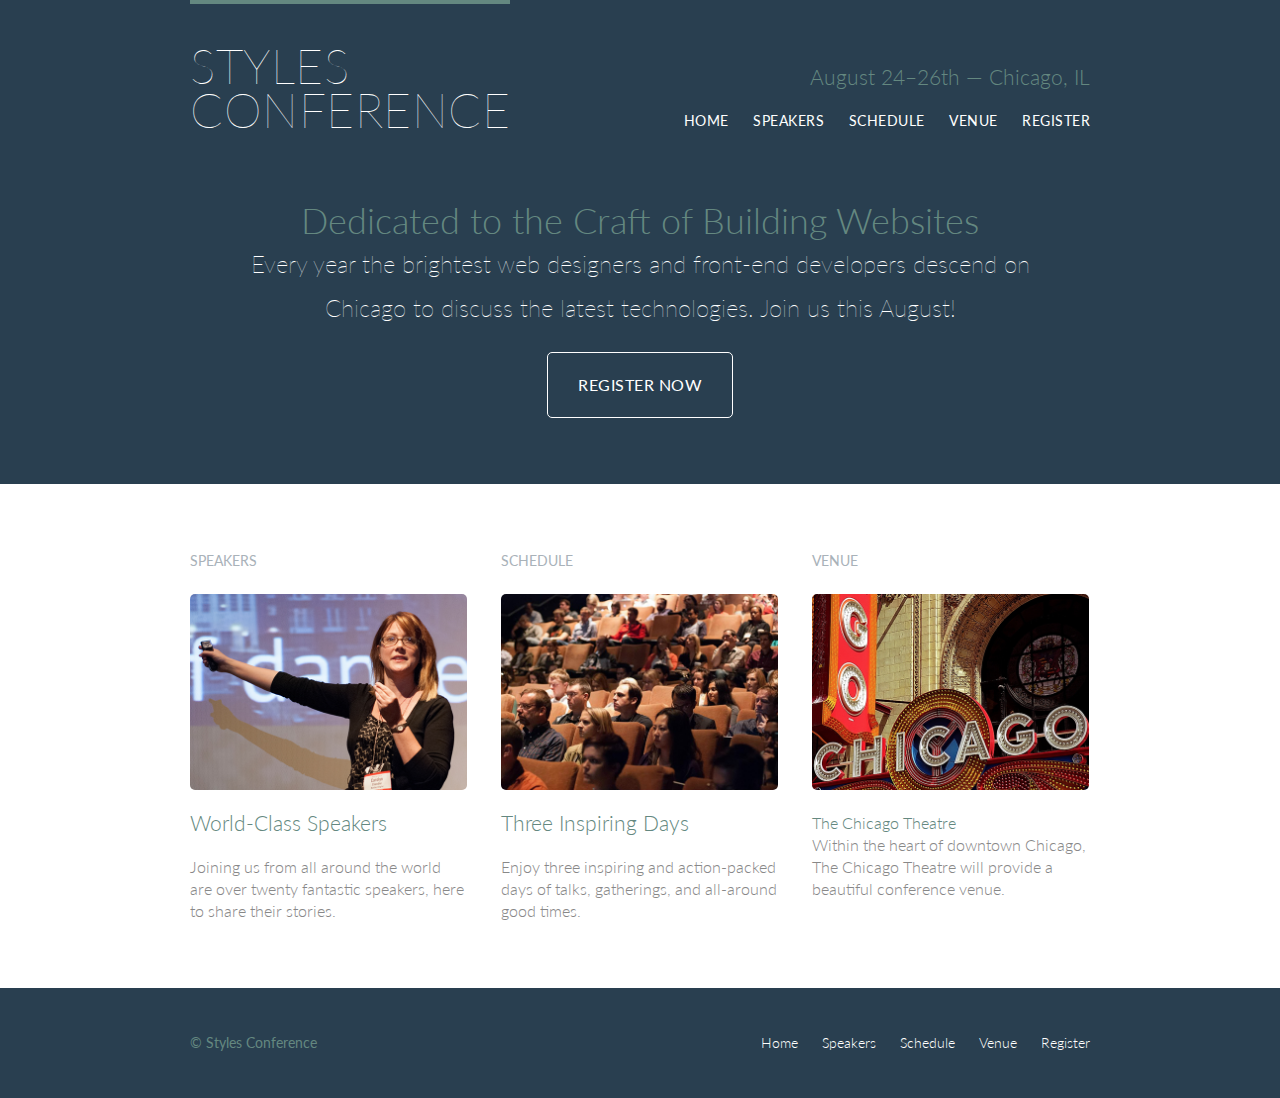
<file: index.html>
<!DOCTYPE html>
<html lang="en">

<head>
    <meta charset="utf-8">
    <title>Styles Conference</title>
    <link rel="stylesheet" href="assets/stylesheets/main.css">
    <link href="https://fonts.googleapis.com/css2?family=Lato:wght@100;300;400&display=swap" rel="stylesheet">

</head>

<body>
    <header class="primary-header container group">
        <h1 class="logo">
            <a href="index.html">Styles <br> Conference</a>
        </h1>
        <h3 class="tagline">August 24&ndash;26th &mdash; Chicago, IL</h3>
        <nav class="nav primary-nav">
            <ul>
                <li><a href="index.html">Home</a></li>
                <!--
                -->
                <li><a href="speakers.html">Speakers</a></li>
                <!--                    
                -->
                <li><a href="schedule.html">Schedule</a></li>
                <!--                    
                -->
                <li><a href="venue.html">Venue</a></li>
                <!--
                -->
                <li><a href="register.html">Register</a></li>
            </ul>
        </nav>
    </header>
    <section class="hero container">
        <h2>Dedicated to the Craft of Building Websites</h2>
        <p>Every year the brightest web designers and front-end developers descend on Chicago to discuss the latest
            technologies. Join us this August!</p>
        <a class="btn btn-alt" href="register.html">Register Now</a>
    </section>
    <section class="row">
        <div class="grid">
            <!-- Speakers -->
            <section class="teaser col-1-3">
                <h5>Speakers</h5>
                <a href="speakers.html">
                    <img src="assets/images/home/speakers.jpg" alt="Professional Speaker">
                    <h3>World-Class Speakers</h3>
                </a>
                <p>Joining us from all around the world are over twenty fantastic speakers, here to share their stories.
                </p>
            </section>
            <!--
        
        Schedule    
            
        -->
            <section class="teaser col-1-3">
                <h5>Schedule</h5>
                <a href="schedule.html">
                    <img src="assets/images/home/schedule.jpg" alt="Crowd in theather">
                    <h3>Three Inspiring Days</h3>
                </a>
                <p>Enjoy three inspiring and action-packed days of talks, gatherings, and all-around good times.</p>
            </section>
            <!--
            
        Venue

        -->
            <section class="teaser col-1-3">
                <h5>Venue</h5>
                <a href="venue.html">
                    <img src="assets/images/home/venue.jpg" alt="Veune Chicago building"
                    <h3>The Chicago Theatre</h3>
                </a>
                <p>Within the heart of downtown Chicago, The Chicago Theatre will provide a beautiful conference venue.
                </p>
            </section>
        </div>
    </section>
    <footer class="primary-footer container group">
        <small>&copy; Styles Conference</small>
        <nav class="nav">
            <ul>
                <li><a href="index.html">Home</a></li>
                <!--
                -->
                <li><a href="speakers.html">Speakers</a></li>
                <!--                    
                -->
                <li><a href="schedule.html">Schedule</a></li>
                <!--                    
                -->
                <li><a href="venue.html">Venue</a></li>
                <!--
                -->
                <li><a href="register.html">Register</a></li>
            </ul>
        </nav>
    </footer>
</body>

</html>
</file>
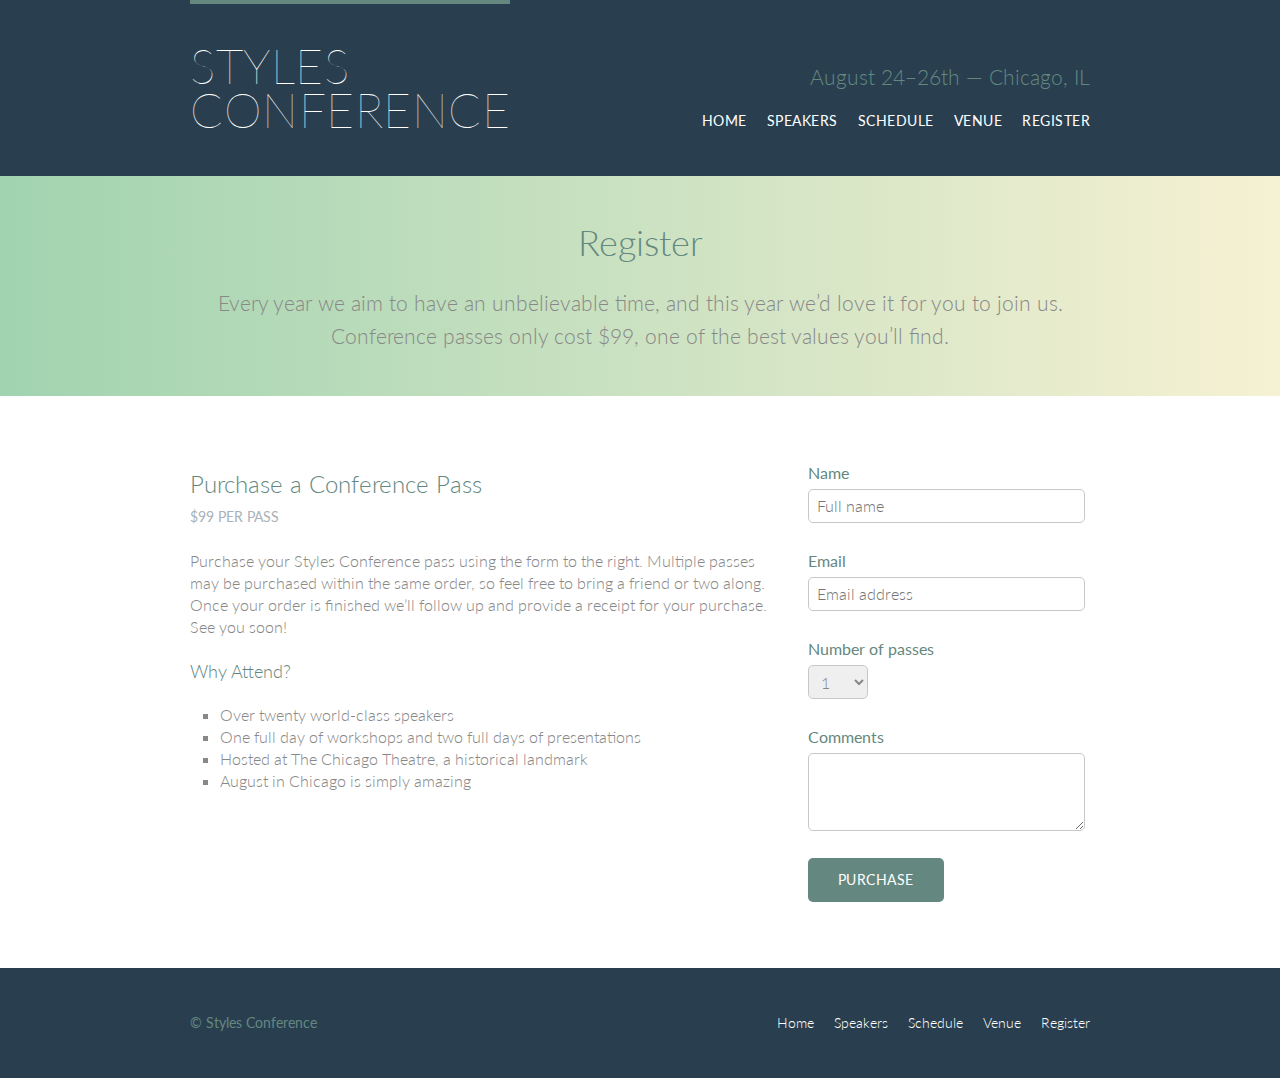
<file: register.html>
<!DOCTYPE html>
<html lang="en">

<head>
    <meta charset="utf-8">
    <title>Styles Conference</title>
    <link rel="stylesheet" href="assets/stylesheets/main.css">
    <link href="https://fonts.googleapis.com/css2?family=Lato:wght@100;300;400&display=swap" rel="stylesheet">

</head>

<body>
    <header class="primary-header container group">
        <h1 class="logo">
            <a href="index.html">Styles <br> Conference</a>
        </h1>
        <h3 class="tagline">August 24&ndash;26th &mdash; Chicago, IL</h3>
        <nav class="nav primary-nav">
            <ul>
                <li><a href="index.html">Home</a></li><!--
                --><li><a href="speakers.html">Speakers</a></li><!--                    
                --><li><a href="schedule.html">Schedule</a></li><!--                    
                --><li><a href="venue.html">Venue</a></li><!--
                --><li><a href="register.html">Register</a></li>
            </ul>
        </nav>
    </header>
    <section class="row-alt">
        <div class="lead container">
            <h1>Register</h1>
            <p>Every year we aim to have an unbelievable time, and this year we’d love it for you to join us. Conference
                passes only cost $99, one of the best values you’ll find.</p>
        </div>
    </section>
    <section class="row">
        <div class="grid">
            <section class="col-2-3">
                <h2>Purchase a Conference Pass</h2>
                <h5>$99 per Pass</h5>              
                <p>Purchase your Styles Conference pass using the form to the right. Multiple passes may be purchased within the same order, so feel free to bring a friend or two along. Once your order is finished we&#8217;ll follow up and provide a receipt for your purchase. See you soon!</p>              
                <h4>Why Attend?</h4>              
                <ul class="why-attend">
                    <li>Over twenty world-class speakers</li>
                    <li>One full day of workshops and two full days of presentations</li>
                    <li>Hosted at The Chicago Theatre, a historical landmark</li>
                    <li>August in Chicago is simply amazing</li>
                </ul>       
            </section>
            <form class="col-1-3" action="#" method="post">
                <fieldset class="register-group">
                    <label>
                        Name
                        <input type="text" name="name" placeholder="Full name" required>
                    </label>
                    <label>
                        Email
                        <input type="email" name="email" placeholder="Email address" required>
                    </label>
                    <label>
                        Number of passes
                        <select name="quantity" required>
                            <option value="1" selected>1</option>
                            <option value="2">2</option>
                            <option value="3">3</option>
                            <option value="4">4</option>
                            <option value="5">5</option>
                        </select>
                    </label>
                    <label>
                        Comments
                        <textarea name="comments"></textarea>
                    </label>
                </fieldset>
                <input class="btn btn-default" type="submit" name="submit" value="Purchase">
            </form>
        </div>
    </section>

    <footer class="primary-footer container group">
        <small>&copy; Styles Conference</small>
        <nav class="nav">
            <ul>
                <li><a href="index.html">Home</a></li><!--
                --><li><a href="speakers.html">Speakers</a></li><!--                    
                --><li><a href="schedule.html">Schedule</a></li><!--                    
                --><li><a href="venue.html">Venue</a></li><!--
                --><li><a href="register.html">Register</a></li>
            </ul>
        </nav>
    </footer>
</body>

</html>
</file>
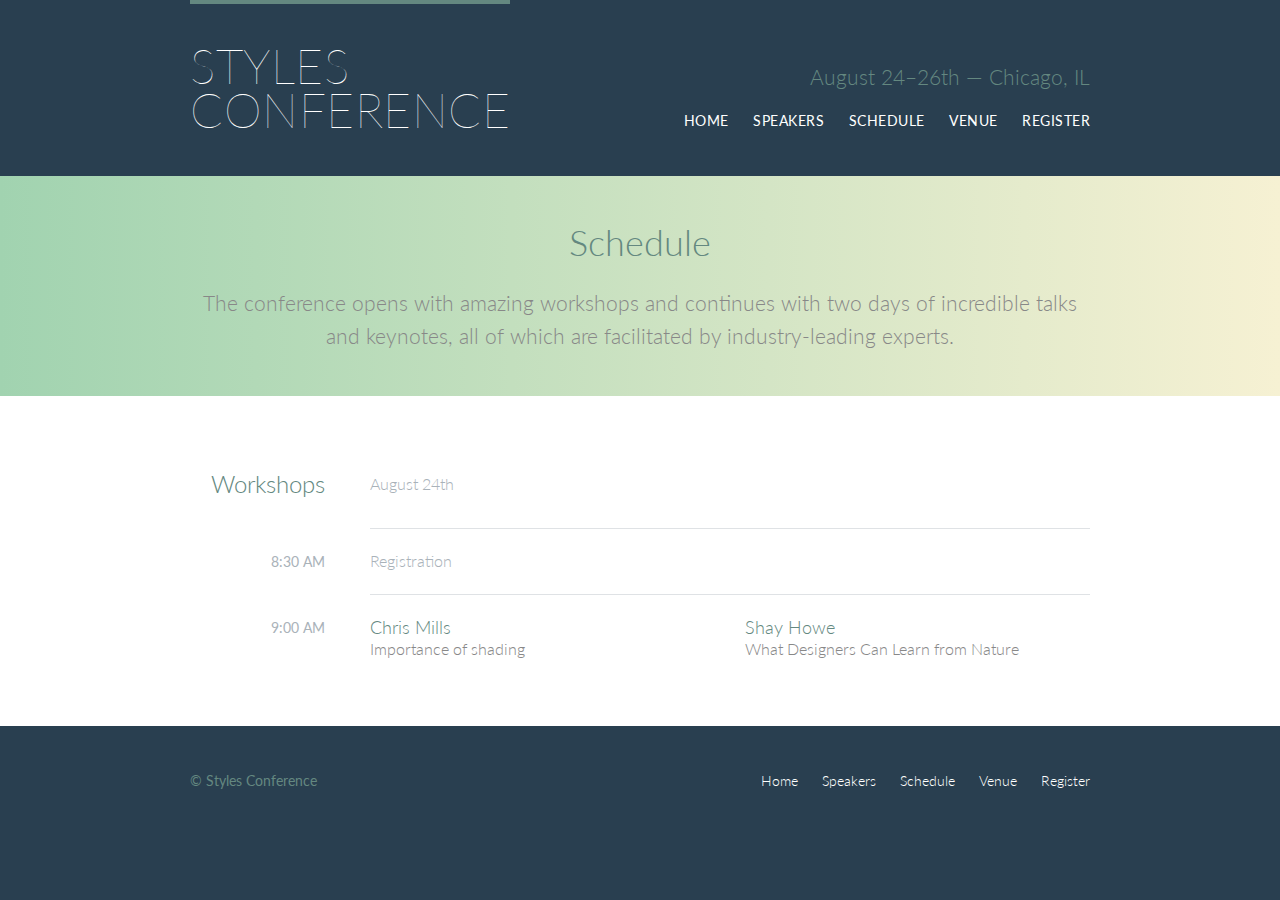
<file: schedule.html>
<!DOCTYPE html>
<html lang="en">

<head>
    <meta charset="utf-8">
    <title>Styles Conference</title>
    <link rel="stylesheet" href="assets/stylesheets/main.css">
    <link href="https://fonts.googleapis.com/css2?family=Lato:wght@100;300;400&display=swap" rel="stylesheet">

</head>

<body>
    <header class="primary-header container group">
        <h1 class="logo">
            <a href="index.html">Styles <br> Conference</a>
        </h1>
        <h3 class="tagline">August 24&ndash;26th &mdash; Chicago, IL</h3>
        <nav class="nav primary-nav">
            <ul>
                <li><a href="index.html">Home</a></li>
                <!--
                -->
                <li><a href="speakers.html">Speakers</a></li>
                <!--                    
                -->
                <li><a href="schedule.html">Schedule</a></li>
                <!--                    
                -->
                <li><a href="venue.html">Venue</a></li>
                <!--
                -->
                <li><a href="register.html">Register</a></li>
            </ul>
        </nav>
    </header>
    <section class="row-alt">
        <div class="lead container">
            <h1>Schedule</h1>
            <p>The conference opens with amazing workshops and continues with two days of incredible talks and keynotes,
                all of which are facilitated by industry-leading experts.</p>
        </div>
    </section>
    <section class="row">
        <div class="container">
            <table>
                <thead>
                    <tr>
                        <th scope="row">
                            Workshops
                        </th>
                        <td class="schedule-offset" colspan="2">
                            August 24th
                        </td>
                    </tr>
                </thead>
                <tbody>
                    <tr>
                        <th scope="row">
                            <time datetime="08:30:00">8:30 AM</time>
                        </th>
                        <td class="schedule-offset" colspan="2">
                            Registration
                        </td>
                    </tr>
                    <tr>
                        <th scope="row">
                            <time datetime="09:00:00">9:00 AM</time>
                        </th>
                        <td>
                            <a href="speakers.html#chris-mills">
                                <h4>Chris Mills</h4>
                                Importance of shading
                            </a>
                        </td>
                        <td>
                            <a href="speakers.html#shay-howe">
                                <h4>Shay Howe</h4>
                                What Designers Can Learn from Nature
                            </a>
                        </td>
                    </tr>
                </tbody>
            </table>
        </div>
    </section>
    <footer class="primary-footer container group">
        <small>&copy; Styles Conference</small>
        <nav class="nav">
            <ul>
                <li><a href="index.html">Home</a></li>
                <!--
                -->
                <li><a href="speakers.html">Speakers</a></li>
                <!--                    
                -->
                <li><a href="schedule.html">Schedule</a></li>
                <!--                    
                -->
                <li><a href="venue.html">Venue</a></li>
                <!--
                -->
                <li><a href="register.html">Register</a></li>
            </ul>
        </nav>
    </footer>
</body>

</html>
</file>
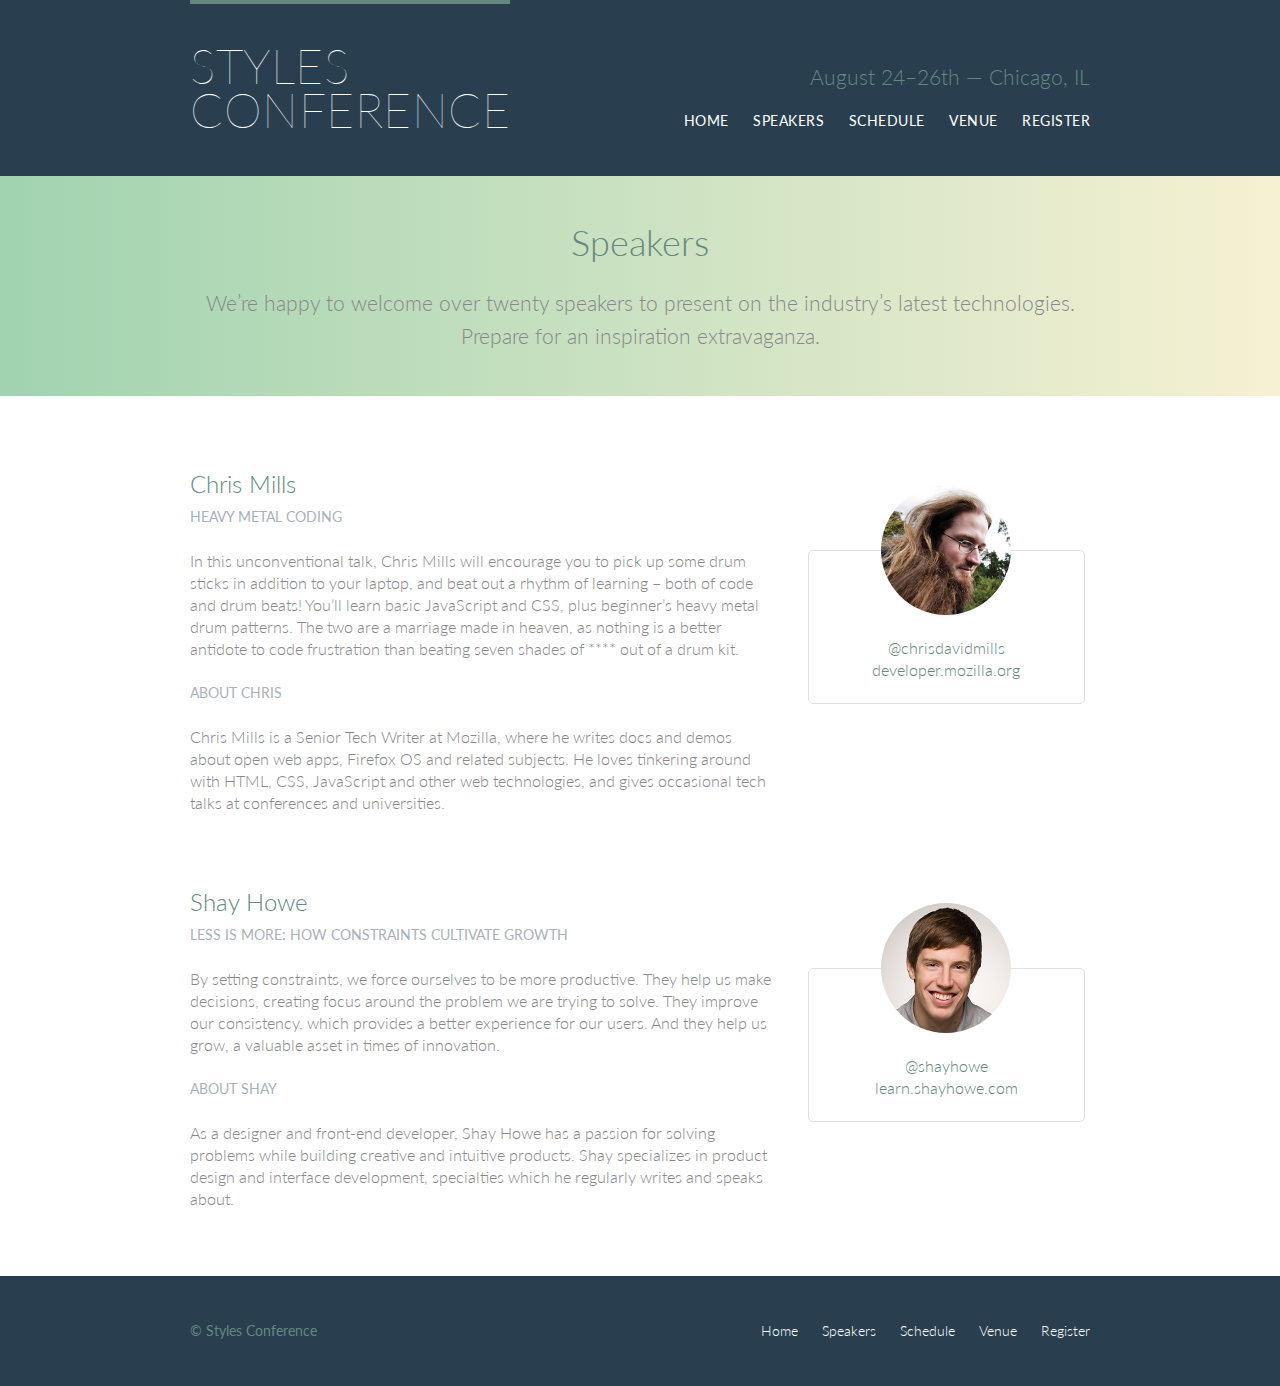
<file: speakers.html>
<!DOCTYPE html>
<html lang="en">

<head>
    <meta charset="utf-8">
    <title>Styles Conference</title>
    <link rel="stylesheet" href="assets/stylesheets/main.css">
    <link href="https://fonts.googleapis.com/css2?family=Lato:wght@100;300;400&display=swap" rel="stylesheet">

</head>

<body>
    <header class="primary-header container group">
        <h1 class="logo">
            <a href="index.html">Styles <br> Conference</a>
        </h1>
        <h3 class="tagline">August 24&ndash;26th &mdash; Chicago, IL</h3>
        <nav class="nav primary-nav">
            <ul>
                <li><a href="index.html">Home</a></li>
                <!--
                -->
                <li><a href="speakers.html">Speakers</a></li>
                <!--                    
                -->
                <li><a href="schedule.html">Schedule</a></li>
                <!--                    
                -->
                <li><a href="venue.html">Venue</a></li>
                <!--
                -->
                <li><a href="register.html">Register</a></li>
            </ul>
        </nav>
    </header>
    <section class="row-alt">
        <div class="lead container">
            <h1>Speakers</h1>
            <p>We’re happy to welcome over twenty speakers to present on the industry’s latest technologies. Prepare for
                an inspiration extravaganza.</p>
        </div>
    </section>
    <section class="row">
        <div class="grid">
            <section class="speaker" id="chris-mills">
                <div class="col-2-3">
                    <h2>Chris Mills</h2>
                    <h5>Heavy Metal Coding</h5>
                    <p>In this unconventional talk, Chris Mills will encourage you to pick up some drum sticks in
                        addition to your laptop, and beat out a rhythm of learning – both of code and drum beats! You’ll
                        learn basic JavaScript and CSS, plus beginner’s heavy metal drum patterns. The two are a
                        marriage made in heaven, as nothing is a better antidote to code frustration than beating seven
                        shades of **** out of a drum kit.</p>
                    <h5>About Chris</h5>
                    <p>Chris Mills is a Senior Tech Writer at Mozilla, where he writes docs and demos about open web
                        apps, Firefox OS and related subjects. He loves tinkering around with HTML, CSS, JavaScript and
                        other web technologies, and gives occasional tech talks at conferences and universities.</p>
                </div>
                <!--

                -->
                <aside class="col-1-3">
                    <div class="speaker-info">
                        <img src="assets/images/speakers/chris-mills.jpg" alt="Chris Mills">
                        <ul>
                            <li><a href="https://twitter.com/chrisdavidmills">@chrisdavidmills</a></li>
                            <li><a href="https://developer.mozilla.org/">developer.mozilla.org</a></li>
                        </ul>
                    </div>
                </aside>
            </section>
            <section id="shay-howe">
                <div class="col-2-3">
                    <h2>Shay Howe</h2>
                    <h5>Less Is More: How Constraints Cultivate Growth</h5>
                    <p>By setting constraints, we force ourselves to be more productive. They help us make decisions,
                        creating focus around the problem we are trying to solve. They improve our consistency, which
                        provides a better experience for our users. And they help us grow, a valuable asset in times of
                        innovation.</p>
                    <h5>About Shay</h5>
                    <p>As a designer and front-end developer, Shay Howe has a passion for solving problems while
                        building creative and intuitive products. Shay specializes in product design and interface
                        development, specialties which he regularly writes and speaks about.</p>
                </div>
                <!--
                -->
                <aside class="col-1-3">
                    <div class="speaker-info">
                        <img src="assets/images/speakers/shay-howe.jpg" alt="Shay Howe">
                        <ul>
                            <li><a href="https://twitter.com/shayhowe">@shayhowe</a></li>
                            <li><a href="http://learn.shayhowe.com/">learn.shayhowe.com</a></li>
                        </ul>
                    </div>
                </aside>
            </section>
        </div>
    </section>
    <footer class="primary-footer container group">
        <small>&copy; Styles Conference</small>
        <nav class="nav">
            <ul>
                <li><a href="index.html">Home</a></li>
                <!--
                -->
                <li><a href="speakers.html">Speakers</a></li>
                <!--                    
                -->
                <li><a href="schedule.html">Schedule</a></li>
                <!--                    
                -->
                <li><a href="venue.html">Venue</a></li>
                <!--
                -->
                <li><a href="register.html">Register</a></li>
            </ul>
        </nav>
    </footer>
</body>

</html>
</file>
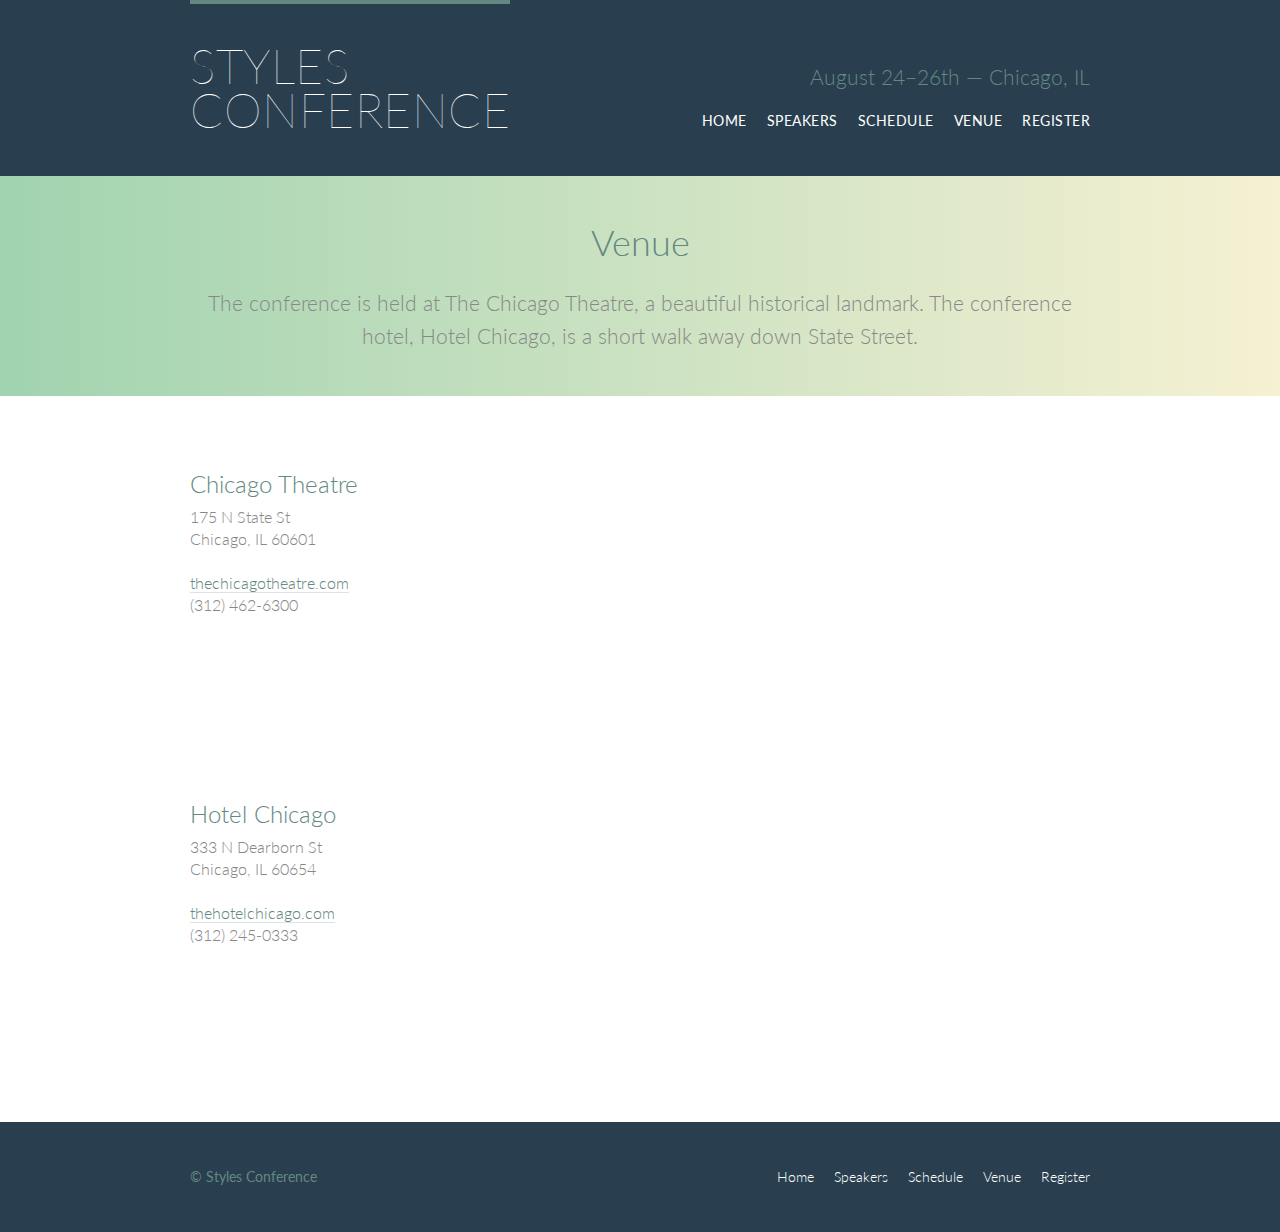
<file: venue.html>
<!DOCTYPE html>
<html lang="en">

<head>
    <meta charset="utf-8">
    <title>Styles Conference</title>
    <link rel="stylesheet" href="assets/stylesheets/main.css">
    <link href="https://fonts.googleapis.com/css2?family=Lato:wght@100;300;400&display=swap" rel="stylesheet">

</head>

<body>
    <header class="primary-header container group">
        <h1 class="logo">
            <a href="index.html">Styles <br> Conference</a>
        </h1>
        <h3 class="tagline">August 24&ndash;26th &mdash; Chicago, IL</h3>
        <nav class="nav primary-nav">
            <ul>
                <li><a href="index.html">Home</a></li><!--
                --><li><a href="speakers.html">Speakers</a></li><!--                    
                --><li><a href="schedule.html">Schedule</a></li><!--                    
                --><li><a href="venue.html">Venue</a></li><!--
                --><li><a href="register.html">Register</a></li>
            </ul>
        </nav>
    </header>
    <section class="row-alt">
        <div class="lead container">
            <h1>Venue</h1>
            <p>The conference is held at The Chicago Theatre, a beautiful historical landmark. The conference hotel,
                Hotel Chicago, is a short walk away down State Street.</p>
        </div>
    </section>
    <section class="row">
        <div class="grid">
            <section class="venue-theatre">
                <div class="col-1-3">
                    <h2>Chicago Theatre</h2>
                    <p>175 N State St <br> Chicago, IL 60601</p>
                    <p><a href="http://www.thechicagotheatre.com/">thechicagotheatre.com</a><br>(312) 462-6300</p>
                </div><!-- 
                --><iframe class="col-2-3" src="https://www.google.com/maps/embed?pb=!1m18!1m12!1m3!1d2970.3471181070527!2d-87.62969368410042!3d41.88539137922164!2m3!1f0!2f0!3f0!3m2!1i1024!2i768!4f13.1!3m3!1m2!1s0x880e2caff598f035%3A0xed6d5c288e9b5ad2!2s175%20N%20State%20St%2C%20Chicago%2C%20IL%2060601%2C%20Zdru%C5%BEene%20dr%C5%BEave%20Amerike!5e0!3m2!1ssl!2ssi!4v1587397701813!5m2!1ssl!2ssi" width="600" height="264" frameborder="0" style="border:0;" allowfullscreen="" aria-hidden="false" tabindex="0"></iframe>
            </section>
            <section class="venue-hotel">
                <div class="col-1-3">
                <h2>Hotel Chicago</h2>
                <p>333 N Dearborn St <br> Chicago, IL 60654</p>
                <p><a href="http://thehotelchicago.com/">thehotelchicago.com</a> <br> (312) 245-0333</p>
                </div><iframe class="venue-map col-2-3" src="https://www.google.com/maps/embed?pb=!1m5!3m3!1m2!1s0x880e2cb1da049173%3A0xa5c91d255a775f0b!2sHotel+Sax+Chicago%2C+North+Dearborn+Street%2C+Chicago%2C+IL!5e0!3m2!1sen!2sus!4v1388702493978"></iframe>
                </section>
        </div>
    </section>
    <footer class="primary-footer container group">
        <small>&copy; Styles Conference</small>
        <nav class="nav">
            <ul>
                <li><a href="index.html">Home</a></li><!--
                --><li><a href="speakers.html">Speakers</a></li><!--                    
                --><li><a href="schedule.html">Schedule</a></li><!--                    
                --><li><a href="venue.html">Venue</a></li><!--
                --><li><a href="register.html">Register</a></li>
            </ul>
        </nav>
    </footer>
</body>

</html>
</file>
<file: assets/stylesheets/main.css>
/* http://meyerweb.com/eric/tools/css/reset/ 
   v2.0 | 20110126
   License: none (public domain)
*/

html, body, div, span, applet, object, iframe,
h1, h2, h3, h4, h5, h6, p, blockquote, pre,
a, abbr, acronym, address, big, cite, code,
del, dfn, em, img, ins, kbd, q, s, samp,
small, strike, strong, sub, sup, tt, var,
b, u, i, center,
dl, dt, dd, ol, ul, li,
fieldset, form, label, legend,
table, caption, tbody, tfoot, thead, tr, th, td,
article, aside, canvas, details, embed, 
figure, figcaption, footer, header, hgroup, 
menu, nav, output, ruby, section, summary,
time, mark, audio, video {
	margin: 0;
	padding: 0;
	border: 0;
	font-size: 100%;
	font: inherit;
	vertical-align: baseline;
}
/* HTML5 display-role reset for older browsers */
article, aside, details, figcaption, figure, 
footer, header, hgroup, menu, nav, section {
	display: block;
}
body {
	line-height: 1;
}
ol, ul {
	list-style: none;
}
blockquote, q {
	quotes: none;
}
blockquote:before, blockquote:after,
q:before, q:after {
	content: '';
	content: none;
}
table {
	border-collapse: collapse;
	border-spacing: 0;
}

/* CUSTOM STYLES */

body {
	color: #888;
	font: 300 16px/22px  "Lato", "Open Sans", "Helvetica Neue", Helvetica, Arial, sans-serif;
	background: #293f50;
}

h1, h2, h3, h4 {
	color: #648880;
}

h1 {
	font-size: 36px;
	line-height: 44px;
}

h2 {
	font-size: 24px;
	line-height: 44px;
}

h3 {
	font-size: 21px;
}

h4 {
	font-size: 18px;
}

h5 {
	color: #a9b2b9;
	font-size: 14px;
	font-weight: 400;
	text-transform: uppercase;
}

strong {
	font-weight: 400;
}

cite, em {
	font-style: italic;
}

/* LINKS */

a:hover {
	color: #a9b2b9;
}

a {
	color: #648880;
	text-decoration: none;
}

.tagline {
	margin: 66px 0 22px 0;
	text-align: right;
}

.primary-nav {
	font-size: 14px;
	font-weight: 400;
	letter-spacing: .5px;
	text-transform: uppercase;
}

.teaser a:hover h3 {
	color: #a9b2b9;
}

p a {
	border-bottom: 1px solid #dfe2e5;
}

/* GRID */

*,
*:before,
*:after {
	-webkit-box-sizing: border-box;
	-moz-box-sizing: border-box;
	box-sizing: border-box;
}

.col-1-3 {
	width: 33%;
}

.col-2-3 {
	width: 66%;
}

.col-1-3,
.col-2-3 {
	display: inline-block;
	vertical-align: top;
}

.grid,
.col-1-3,
.col-2-3 {
	padding-left: 15px;
	padding-right: 15px;
}

/* CLEARFIX */

.group:before,
.group:after {
	content: "";
	display: table;
}
.group:after {
	clear: both;
}
.group {
	clear: both;
	*zoom: 1;
}

/* ROWS */

.row {
	background: #fff;
	padding: 66px 0 44px 0;
}

.row,
.row-alt {
	min-width: 960px;
}

.row-alt {
	background: #cbe2c1;
	background: -webkit-linear-gradient(to right, #a1d3b0, #f6f1d3);
	background: -moz-linear-gradient(to right, #a1d3b0, #f6f1d3);
	background: linear-gradient(to right, #a1d3b0, #f6f1d3);
	padding: 44px 0 22px 0;

}

/* UNIVERSAL */

.container,
.grid {
	width: 960px;
	margin: 0 auto;
}

.container {
	padding-left: 30px;
	padding-right: 30px;
}

/* TYPOGRAPHY */

h1, h3, h4, h5, p {
	margin-bottom: 22px;
}

/* LEADS */

.lead {
	text-align: center;
}

.lead p {
	font-size: 21px;
	line-height: 33px;
}

/* BUTTONS */

.btn {
	border-radius: 5px;
	display: inline-block;
	margin: 0;
	color: #fff;
	cursor: pointer;
	font-weight: 400;
	letter-spacing: .5px;
	text-transform: uppercase;
}

.btn-alt {
	border: 1px solid #fff;
	padding: 10px 30px;
}

.btn-alt:hover {
	background: #fff;
	color: #648880;
}

.btn-default {
	border: 0;
	background: #648880;
	padding: 11px 30px;
	font-size: 14px;
}

.btn-default:hover {
	background: #77a198;
}

/* HOME */

.hero {
	color: #fff;
	line-height: 44px;
	padding: 22px 80px 66px 80px;
	text-align: center;
}
	

.hero h2 {
	font-size: 36px;
}

.hero p {
	font-size: 24px;
	font-weight: 100;
}

.logo {
	float: left;
	border-top: 4px solid #648880;
	padding: 40px 0 22px 0;
	font-size: 48px;
	line-height: 44px;
	font-weight: 100;
	text-transform: uppercase;
	letter-spacing: .5px;
}

/* PRIMARY */

.primary-header a,
.primary-footer a {
	color: #fff;
}

.primary-header a:hover,
.primary-footer a:hover {
	color: #648880
}


.primary-footer {
	color: #648880;
	font-size: 14px;
	padding-top: 44px;
	padding-bottom: 44px;

}

.primary-footer small {
	float: left;
	font-weight: 400;
}

/* NAVIGATION */

.nav {
	text-align: right;
}

.nav li {
	display: inline-block;
	margin: 0px 10px;
	vertical-align: top;
}

.nav li:last-child {
	margin-right: 0;
}

/* SPEAKERS */

.speaker-info {
	border: 1px solid #dfe2e5;
	border-radius: 5px;
	margin-top: 88px;
	padding-bottom: 22px;
	text-align: center;
}

.speaker {
	margin-bottom: 44px;
}

/* IMAGES */

.teaser img {
	display: block;
	max-width: 100%;
	border-radius: 5px;
	margin-bottom: 22px;
}

.speaker-info img {
	height: 130px;
	vertical-align: top;
	border-radius: 50%;
	margin: -66px 0 22px 0;
}

/* VENUE */

.venue-theatre {
	margin-bottom: 66px;
}

.venue-hotel {
	margin-bottom: 22px;
}

.venue-map {
	height: 264px;
}

/* REGISTER */

.why-attend {
	list-style: square;
	margin: 0 0 22px 30px;
}

form {
	margin-bottom: 22px;
}

input,
select,
textarea {
	font: 300 16px/22px "Lato", "Open Sans", "Helvetica Neue", Helvetica, Arial, sans-serif;
}

.register-group label {
	color: #648880;
	cursor: pointer;
	font-weight: 400;
}

.register-group input,
.register-group select,
.register-group textarea {
	border: 1px solid #c6c9cc;
	border-radius: 5px;
	color: #888;
	display: block;
	margin: 5px 0 27px 0;
	padding: 5px 8px;
}

.register-group input,
.register-group textarea {
	width: 100%;
}

.register-group select {
	height: 34px;
	width: 60px;
}

.register-group textarea {
	height: 78px;
}

/* SCHEDULE */

table {
	margin-bottom: 44px;
	width: 100%;
}

table:last-child {
	margin-bottom: 0;
}

th,
td {
	padding-bottom: 22px;
	vertical-align: top;

}

th {
	padding-right: 45px;
	text-align: right;
	width: 20%;
}

td {
	width: 40%;
}

thead {
	line-height: 44px;
}

thead th {
	color: #648880;
	font-size: 24px;
}

tbody th {
	color: #a9b2b9;
	font-size: 14px;
	font-weight: 400;
	padding-top: 22px;
	text-transform: uppercase;
}

tbody td {
	border-top: 1px solid #dfe2e5;
	padding-top: 21px;
}

tbody td:first-of-type {
	padding-right: 15px;
}

tbody td:last-of-type {
	padding-left: 15px;
}

tbody td:only-of-type {
	padding-left: 0;
	padding-right: 0;
}

table a {
	color: #888;
}

table h4 {
	margin-bottom: 0;
}

.schedule-offset {
	color: #a9b2b9;
}
</file>
